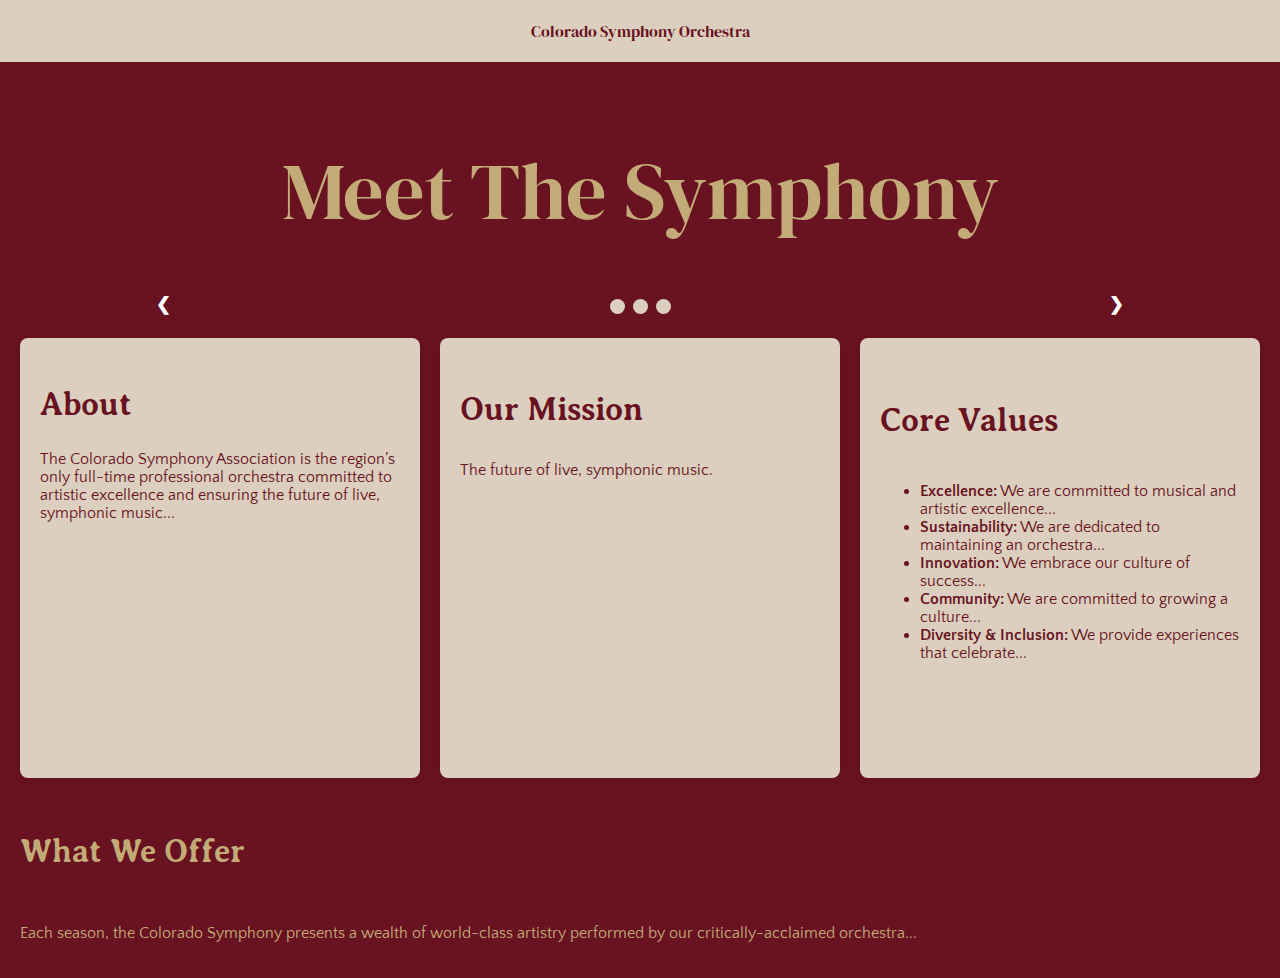
<file: about.html>
<!DOCTYPE html>
<html lang="en">
<head>
    <meta charset="UTF-8">
    <meta name="viewport" content="width=device-width, initial-scale=1.0">
    <title>About</title>
    <link rel="stylesheet" href="/style-about.css">
    <link rel="preconnect" href="https://fonts.googleapis.com">
    <link rel="preconnect" href="https://fonts.gstatic.com" crossorigin>
    <link href="https://fonts.googleapis.com/css2?family=Averia+Serif+Libre:ital,wght@0,300;0,400;0,700;1,300;1,400;1,700&family=DM+Serif+Display:ital@0;1&family=Quattrocento+Sans:ital,wght@0,400;0,700;1,400;1,700&display=swap" rel="stylesheet">
</head>
<body>
    <div class="header">
        Colorado Symphony Orchestra
    </div>
    
    <div class="container">
        <h1>Meet The Symphony</h1>

        <div class="slideshow-container">
            <div class="mySlides fade">
                <div class="numbertext">1 / 3</div>
                <img src="../images/orchestra_1.jpeg" alt="Orchestra performance" style="width:100%">
                <div class="text">About</div>
            </div>
            <div class="mySlides fade">
                <div class="numbertext">2 / 3</div>
                <img src="../images/orchestra_5.jpeg" alt="Person 1" style="width:100%">
                <div class="text">Person 1</div>
            </div>
            <div class="mySlides fade">
                <div class="numbertext">3 / 3</div>
                <img src="../images/orchestra_2.jpeg" alt="Person 2" style="width:100%">
                <div class="text">Person 2</div>
            </div>
            <a class="prev" onclick="plusSlides(-1)">&#10094;</a>
            <a class="next" onclick="plusSlides(1)">&#10095;</a>
        </div>

        <div class="dot-container">
            <span class="dot" onclick="currentSlide(1)"></span>
            <span class="dot" onclick="currentSlide(2)"></span>
            <span class="dot" onclick="currentSlide(3)"></span>
        </div>

        <div class="grid">
            <div class="grid-item about">
                <h2>About</h2>
                <p>The Colorado Symphony Association is the region’s only full-time professional orchestra committed to artistic excellence and ensuring the future of live, symphonic music...</p>
            </div>

            <div class="grid-item mission">
                <h3>Our Mission</h3>
                <p>The future of live, symphonic music.</p>
            </div>

            <div class="grid-item values">
                <h4>Core Values</h4>
                <ul>
                    <li><strong>Excellence:</strong> We are committed to musical and artistic excellence...</li>
                    <li><strong>Sustainability:</strong> We are dedicated to maintaining an orchestra...</li>
                    <li><strong>Innovation:</strong> We embrace our culture of success...</li>
                    <li><strong>Community:</strong> We are committed to growing a culture...</li>
                    <li><strong>Diversity & Inclusion:</strong> We provide experiences that celebrate...</li>
                </ul>
            </div>
        </div>

        <div class="offer">
            <h5>What We Offer</h5>
            <p>Each season, the Colorado Symphony presents a wealth of world-class artistry performed by our critically-acclaimed orchestra...</p>
        </div>
    </div>
</body>
<script src="about.js"></script>
</html>
</file>
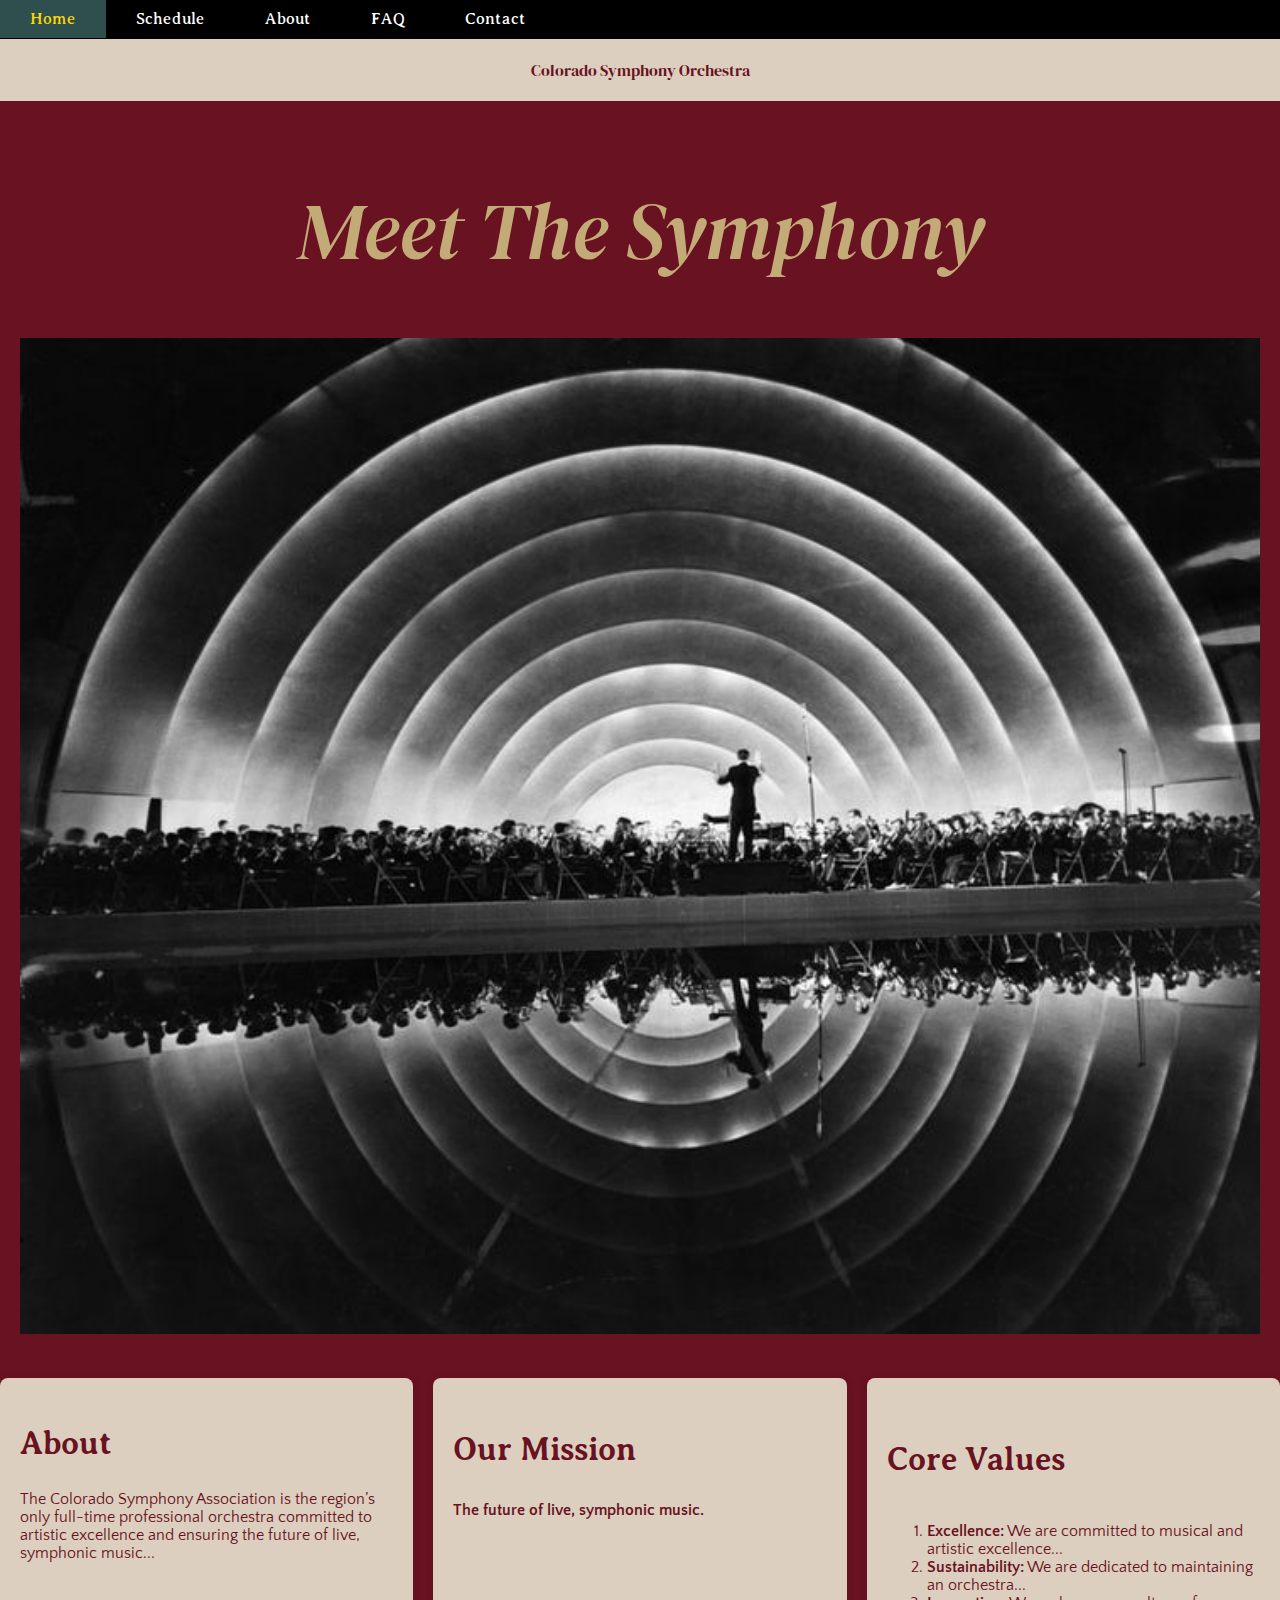
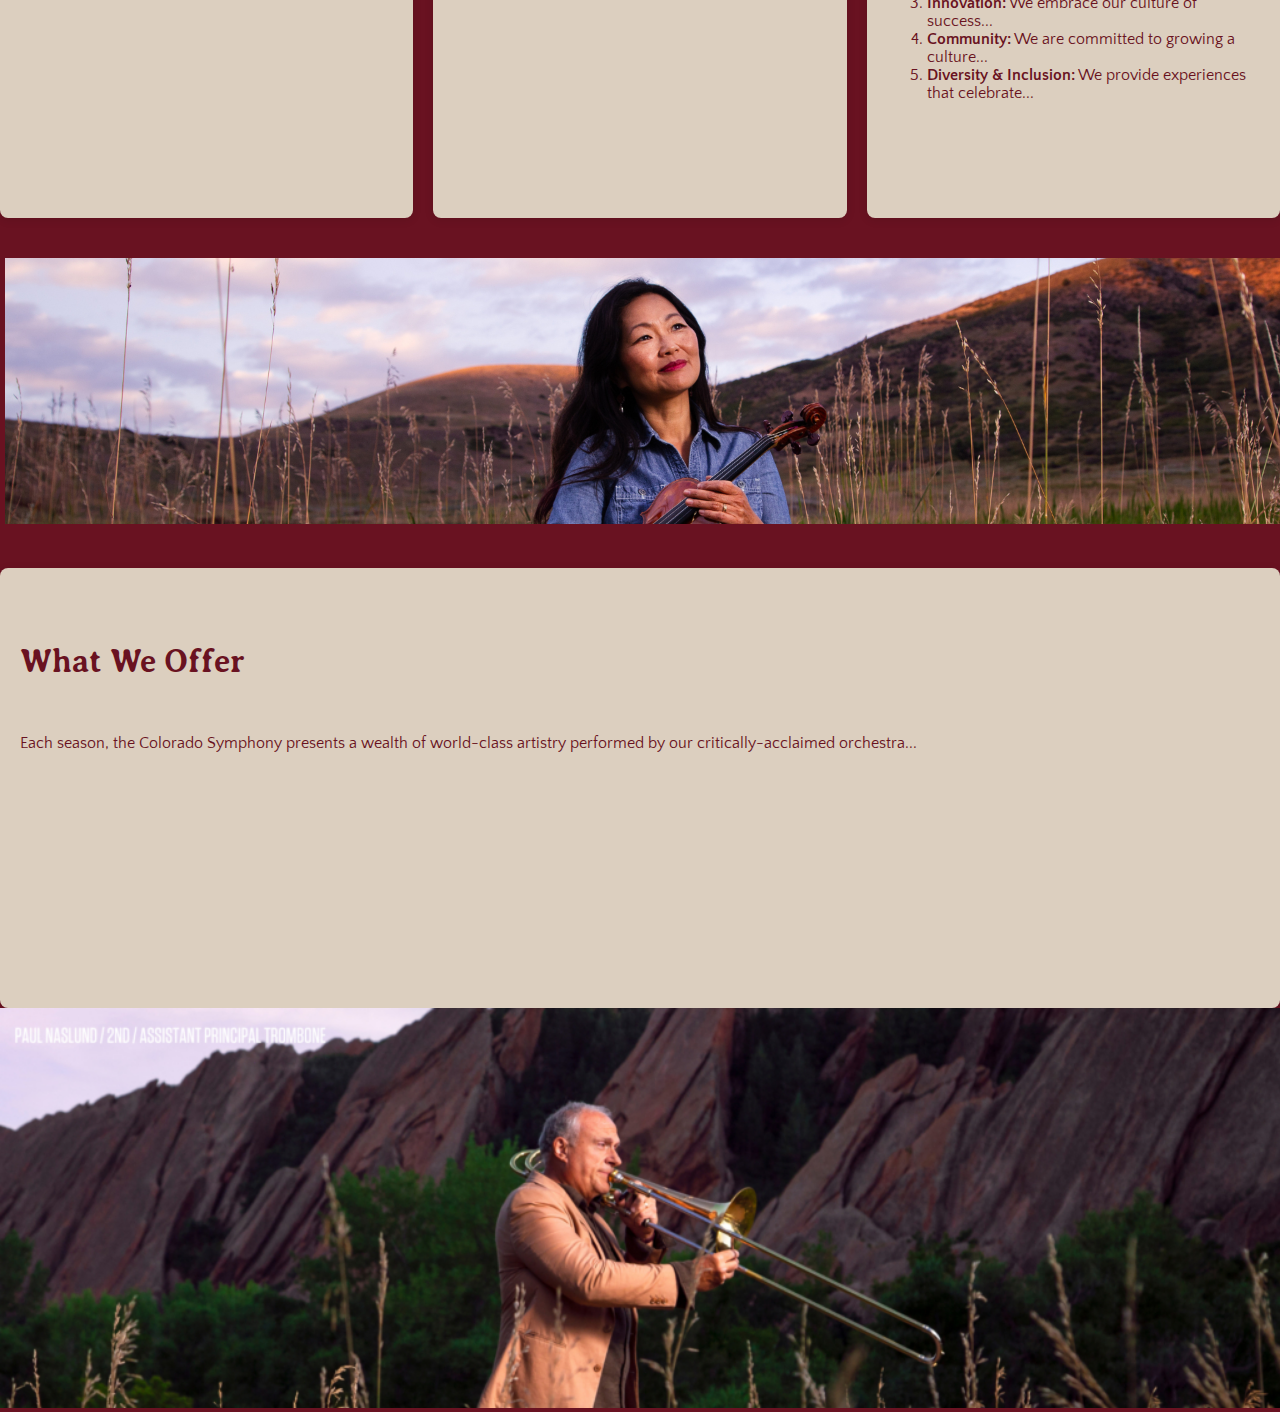
<file: about/about.html>
<!DOCTYPE html>
<html lang="en">
<head>
   <meta charset="UTF-8">
   <meta name="viewport" content="width=device-width, initial-scale=1.0">
   <title>About</title>

   <!--stylesheets-->

   <link rel="stylesheet" href="../about/style-about.css">
   <link rel="stylesheet" href="../common.css">

   <!--three fonts: header,subheader,paragraph-->
   
   <link rel="preconnect" href="https://fonts.googleapis.com">
   <link rel="preconnect" href="https://fonts.gstatic.com" crossorigin>
   <link href="https://fonts.googleapis.com/css2?family=Averia+Serif+Libre:ital,wght@0,300;0,400;0,700;1,300;1,400;1,700&family=DM+Serif+Display:ital@0;1&family=Quattrocento+Sans:ital,wght@0,400;0,700;1,400;1,700&display=swap" rel="stylesheet">
</head>
<body>
    <nav>
        <ul>
            <li><a href="../landing/landing.html">Home</a></li>
            <li><a href="../schedule/schedule.html">Schedule</a></li>
            <li><a href="../about/about.html">About</a></li>
            <li><a href="../faq/faq.html">FAQ</a></li>
            <li><a href="../contact/contact.html">Contact</a></li>
        </ul>
    </nav>
   <div class="header">
       Colorado Symphony Orchestra
   </div>
  
   <div class="container">
       <h1>Meet The Symphony</h1>


      
              <div class="about_img"> <img src="landing.jpeg" alt="Orchestra performance" style="width:100%"></div>
               
           </div>
           


       <div class="grid">
           <div class="grid-item about">
               <h2>About</h2>
               <p>The Colorado Symphony Association is the region’s only full-time professional orchestra committed to artistic excellence and ensuring the future of live, symphonic music...</p>
           </div>


           <div class="grid-item mission">
               <h3>Our Mission</h3>
               <div class="mission"><strong> The future of live, symphonic music.</strong> </div>
           </div>


           <div class="grid-item values">
               <h4>Core Values</h4>
               <ol>
                   <li><strong>Excellence:</strong> We are committed to musical and artistic excellence...</li>
                   <li><strong>Sustainability:</strong> We are dedicated to maintaining an orchestra...</li>
                   <li><strong>Innovation:</strong> We embrace our culture of success...</li>
                   <li><strong>Community:</strong> We are committed to growing a culture...</li>
                   <li><strong>Diversity & Inclusion:</strong> We provide experiences that celebrate...</li>
               </ol>
           </div>
       </div>

       <div class="yumi_img"><img src="Yumi-Jason-Sinn-1920x400-seated.jpg" alt="Yumi Jason Sinn posing with instrument" style="width:100%"></div>
       <div class="grid-item offer">
           <h5>What We Offer</h5>
           <p>Each season, the Colorado Symphony presents a wealth of world-class artistry performed by our critically-acclaimed orchestra...</p>
       </div>
   </div>
   <img src= "paul-naslund-roxborough-1920x600-1-1024x320.jpg" alt="Photo of Paul Naslund playing the trumpet" style="width:100%">
</body>
<script src="../about/about.js"></script>
</html>
</file>
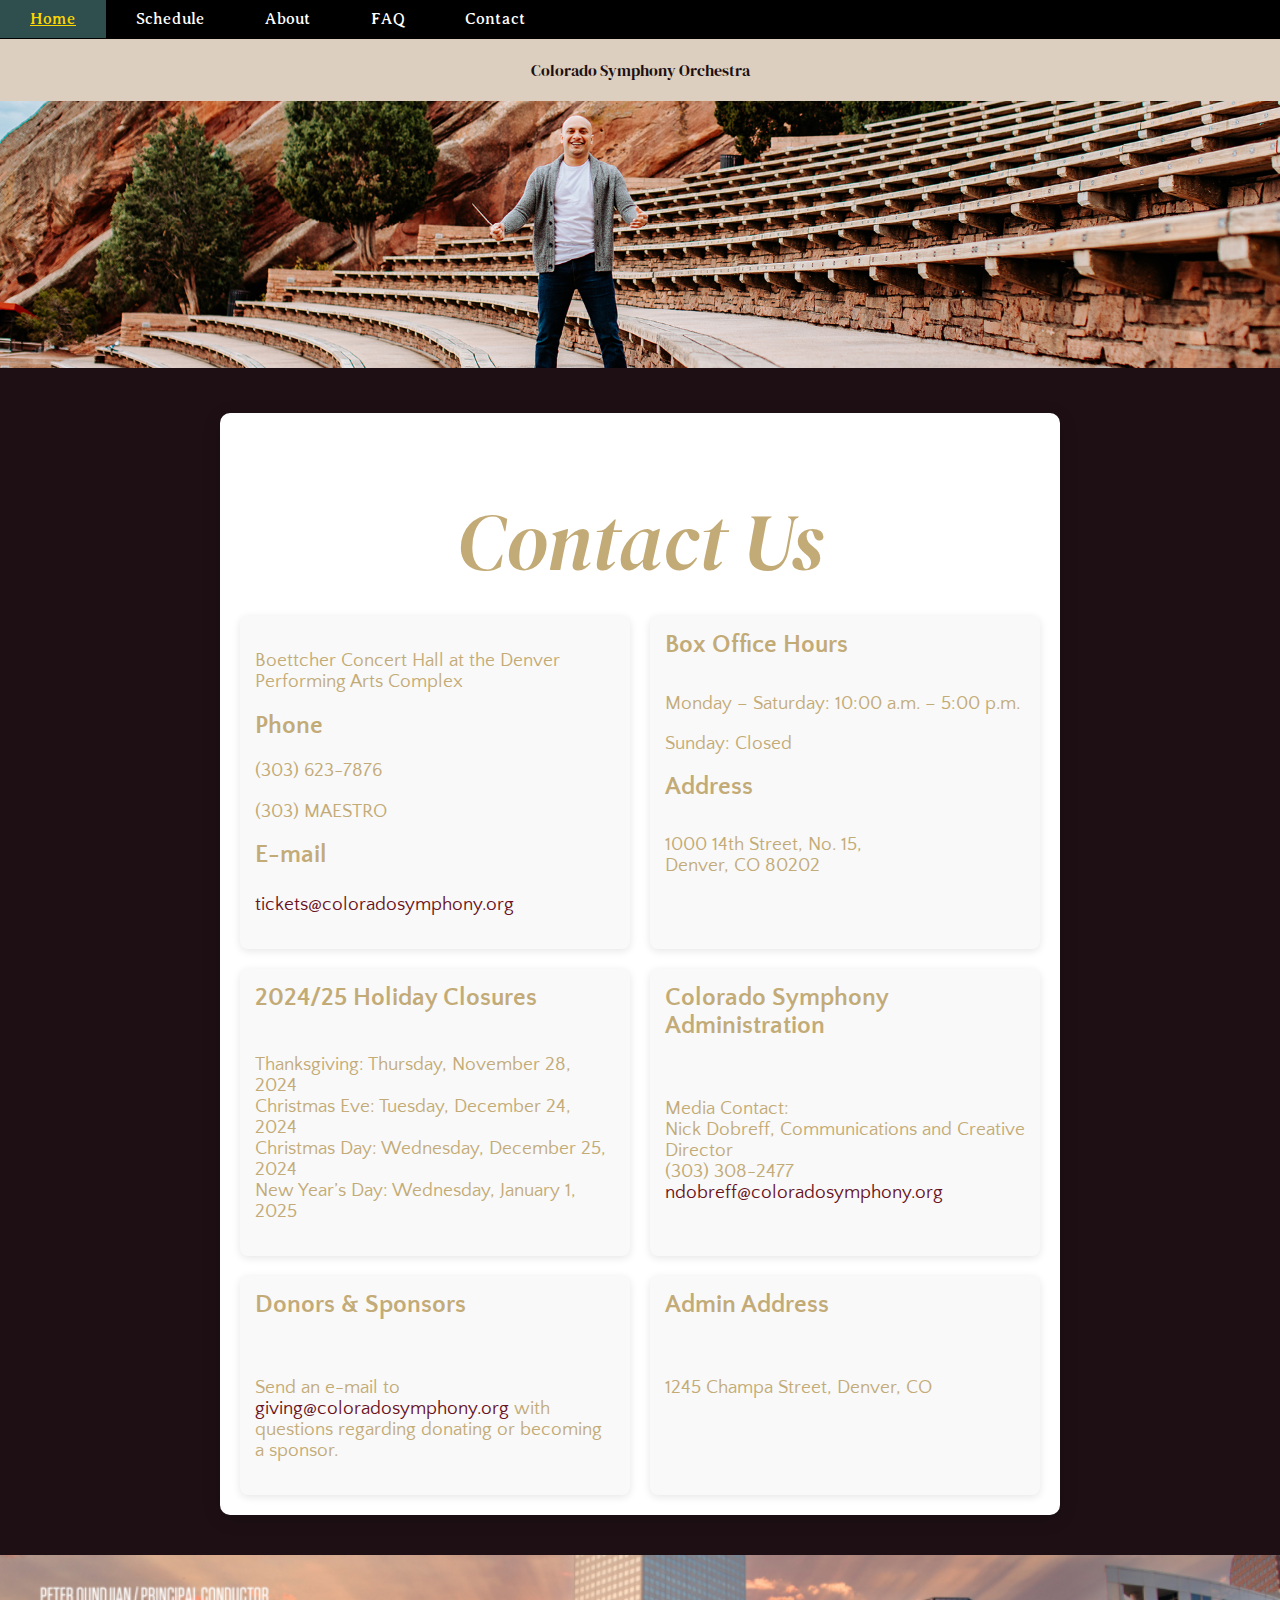
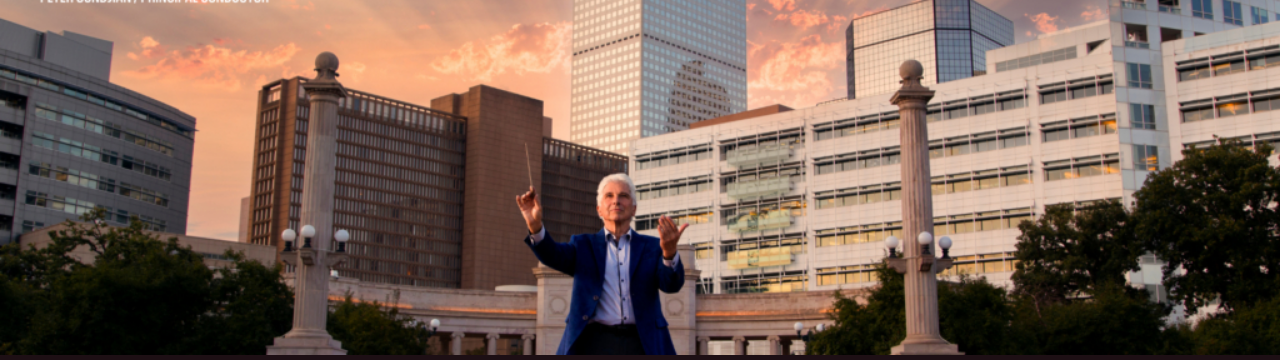
<file: contact/contact.html>
<!DOCTYPE html>
<html lang="en">
<head>
    <meta charset="UTF-8">
    <meta name="viewport" content="width=device-width, initial-scale=1.0">
    <title>Contact</title>

    <!--stylesheers-->

    <link rel="stylesheet" href="../contact/style-contact.css">
    <link rel="stylesheet" href="../common.css">


    <!--fonts-->

    <link rel="preconnect" href="https://fonts.googleapis.com">
    <link rel="preconnect" href="https://fonts.gstatic.com" crossorigin>
    <link href="https://fonts.googleapis.com/css2?family=DM+Serif+Display:ital@0;1&display=swap" rel="stylesheet">
    <link href="https://fonts.googleapis.com/css2?family=Averia+Serif+Libre:ital,wght@0,300;0,400;0,700;1,300;1,400;1,700&family=DM+Serif+Display:ital@0;1&family=Quattrocento+Sans:ital,wght@0,400;0,700;1,400;1,700&display=swap" rel="stylesheet">
</head>
<body>
    <nav>
        <ul>
            <li><a href="../landing/landing.html">Home</a></li>
            <li><a href="../schedule/schedule.html">Schedule</a></li>
            <li><a href="../about/about.html">About</a></li>
            <li><a href="../faq/faq.html">FAQ</a></li>
            <li><a href="../contact/contact.html">Contact</a></li>
        </ul>
    </nav>
    <div class="header">
        Colorado Symphony Orchestra
    </div>
    <img src="FY24-Season-Header-Dragon-1920x400-2.jpg" alt="Photo of man at red rock ampitheathre" style="width:100%">
    <div class="container">
        <h1>Contact Us</h1>

        <div class="grid">
            <div class="contact-info">
                <p>Boettcher Concert Hall at the Denver Performing Arts Complex</p>
                <h2>Phone</h2>
                <p>(303) 623-7876</p>
                <p>(303) MAESTRO</p>

                <h3>E-mail</h3>
                <p><a href="mailto:tickets@coloradosymphony.org">tickets@coloradosymphony.org</a></p>
            </div>

            <div class="box-hours">
                <h4>Box Office Hours</h4>
                <p>Monday – Saturday: 10:00 a.m. – 5:00 p.m.</p>
                <p>Sunday: Closed</p>

                <h4>Address</h4>
                <p>1000 14th Street, No. 15,<br>Denver, CO 80202</p>
            </div>

            <div class="holiday-closures">
                <h5>2024/25 Holiday Closures</h5>
                <p>Thanksgiving: Thursday, November 28, 2024<br>
                Christmas Eve: Tuesday, December 24, 2024<br>
                Christmas Day: Wednesday, December 25, 2024<br>
                New Year’s Day: Wednesday, January 1, 2025</p>
            </div>

            <div class="admin-info">
                <h6>Colorado Symphony Administration</h6>
                <p>Media Contact:<br>
                Nick Dobreff, Communications and Creative Director<br>
                (303) 308-2477<br>
                <a href="mailto:ndobreff@coloradosymphony.org">ndobreff@coloradosymphony.org</a></p>
            </div>

            <div class="donors-sponsors">
                <h6>Donors & Sponsors</h6>
                <p>Send an e-mail to <a href="mailto:giving@coloradosymphony.org">giving@coloradosymphony.org</a> with questions regarding donating or becoming a sponsor.</p>
            </div>

            <div class="admin-address">
                <h6>Admin Address</h6>
                <p>1245 Champa Street, Denver, CO</p>
            </div>
        </div>
    </div>
    <div class="foot_img"> <img src="peter-civic-center-1920x600-1-1024x320.jpg" alt="Photo of Peter conducting at the civic center" style="width:100%"></div>
  
</body>

</html>
</file>
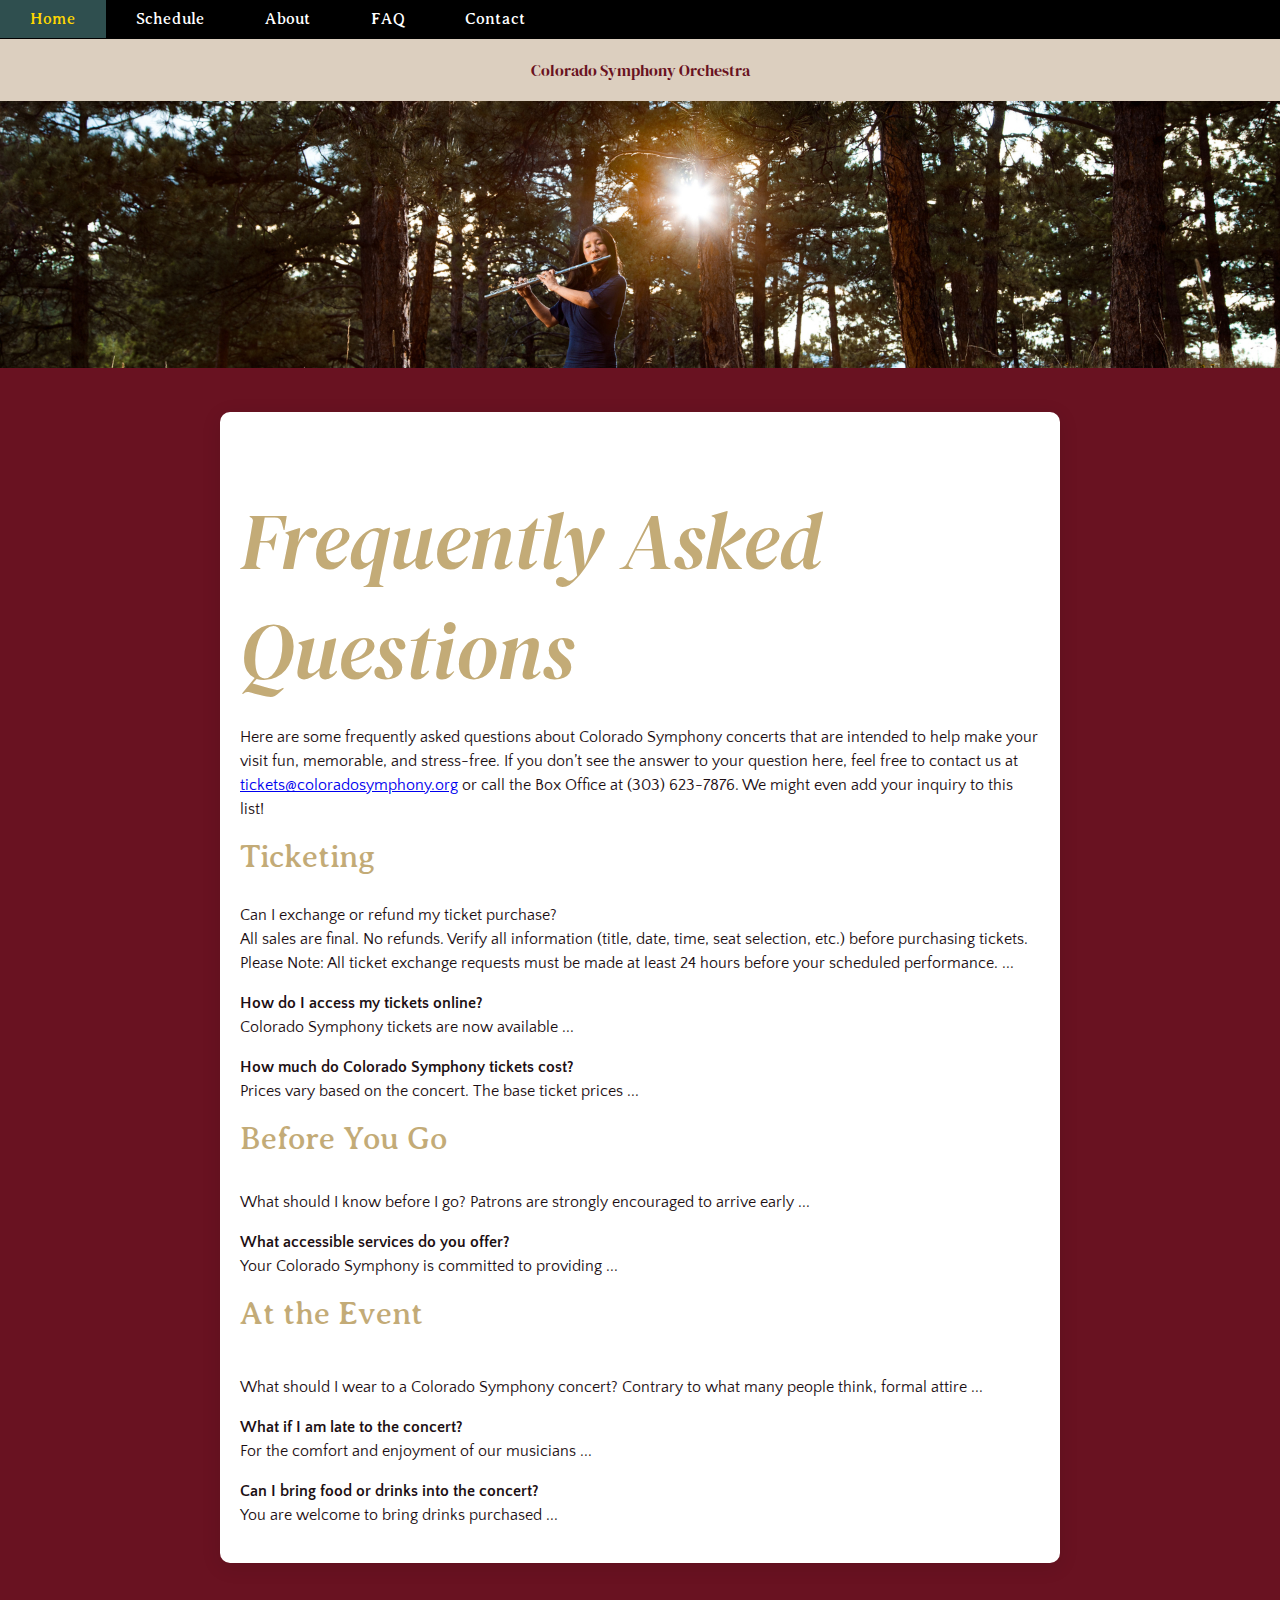
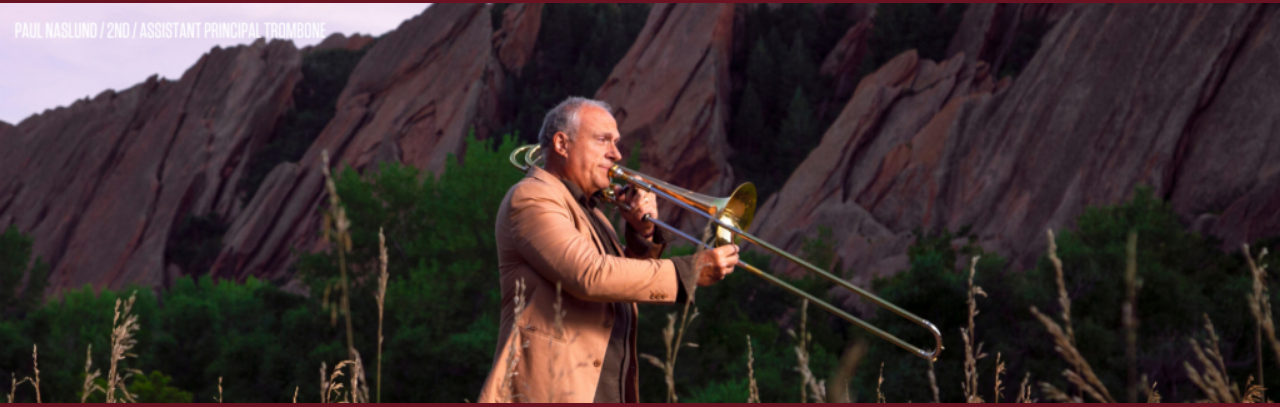
<file: faq/faq.html>
<!DOCTYPE html>
<html lang="en">
<head>
    <meta charset="UTF-8">
    <meta name="viewport" content="width=device-width, initial-scale=1.0">
    <title>FAQ Page</title>
    <!--stylesheets-->
    <link rel="stylesheet" href="../faq/style-faq.css">
    <link rel="stylesheet" href="../common.css">

    <!--fonts-->
    <link rel="preconnect" href="https://fonts.googleapis.com">
    <link rel="preconnect" href="https://fonts.gstatic.com" crossorigin>
    <link href="https://fonts.googleapis.com/css2?family=DM+Serif+Display:ital@0;1&display=swap" rel="stylesheet">
    <link href="https://fonts.googleapis.com/css2?family=Averia+Serif+Libre:ital,wght@0,300;0,400;0,700;1,300;1,400;1,700&family=DM+Serif+Display:ital@0;1&family=Quattrocento+Sans:ital,wght@0,400;0,700;1,400;1,700&display=swap" rel="stylesheet">
   
   
</head>
<body>
    <nav>
        <ul>
            <li><a href="../landing/landing.html">Home</a></li>
            <li><a href="../schedule/schedule.html">Schedule</a></li>
            <li><a href="../about/about.html">About</a></li>
            <li><a href="../faq/faq.html">FAQ</a></li>
            <li><a href="../contact/contact.html">Contact</a></li>
        </ul>
    </nav>
    
    <div class="header">
        Colorado Symphony Orchestra
    </div>
    <img src="Catherine-Jason-Sinn-1920x400-1.jpg" alt="Photo of Catherine Jason Sinn playing the flute" style="width:100%">
    <div class="container">
        <h1>Frequently Asked Questions</h1>
        <p>Here are some frequently asked questions about Colorado Symphony concerts that are intended to help make your visit fun, memorable, and stress-free. If you don’t see the answer to your question here, feel free to contact us at <a href="mailto:tickets@coloradosymphony.org">tickets@coloradosymphony.org</a> or call the Box Office at (303) 623-7876. We might even add your inquiry to this list!</p>

      
        <div class="content ticket">
            <strong><h2>Ticketing</h2></strong>
            <p>Can I exchange or refund my ticket purchase? <br>
            All sales are final. No refunds. Verify all information (title, date, time, seat selection, etc.) before purchasing tickets. Please Note: All ticket exchange requests must be made at least 24 hours before your scheduled performance. ...</p>
            <p><strong>How do I access my tickets online?</strong><br> Colorado Symphony tickets are now available ...</p>
            <p><strong>How much do Colorado Symphony tickets cost?</strong><br> Prices vary based on the concert. The base ticket prices ...</p>
        </div>

        
        <div class="content before">
        <strong><h3>Before You Go</h3></strong>
            <p>What should I know before I go? Patrons are strongly encouraged to arrive early ...</p>
            <p><strong>What accessible services do you offer?</strong><br>Your Colorado Symphony is committed to providing ...</p>
        </div>

        
        <div class="content event">
        <strong><h4>At the Event</h4></strong>
            <p>What should I wear to a Colorado Symphony concert? Contrary to what many people think, formal attire ...</p>
            <p><strong>What if I am late to the concert?</strong><br>For the comfort and enjoyment of our musicians ...</p>
            <p><strong>Can I bring food or drinks into the concert?</strong><br>You are welcome to bring drinks purchased ...</p>
        </div>
    </div>
    <img src="paul-naslund-roxborough-1920x600-1-1024x320.jpg" alt="Photo of Paul Naslund playing the trumpet" style="width:100%">
</body>
</html>
</file>
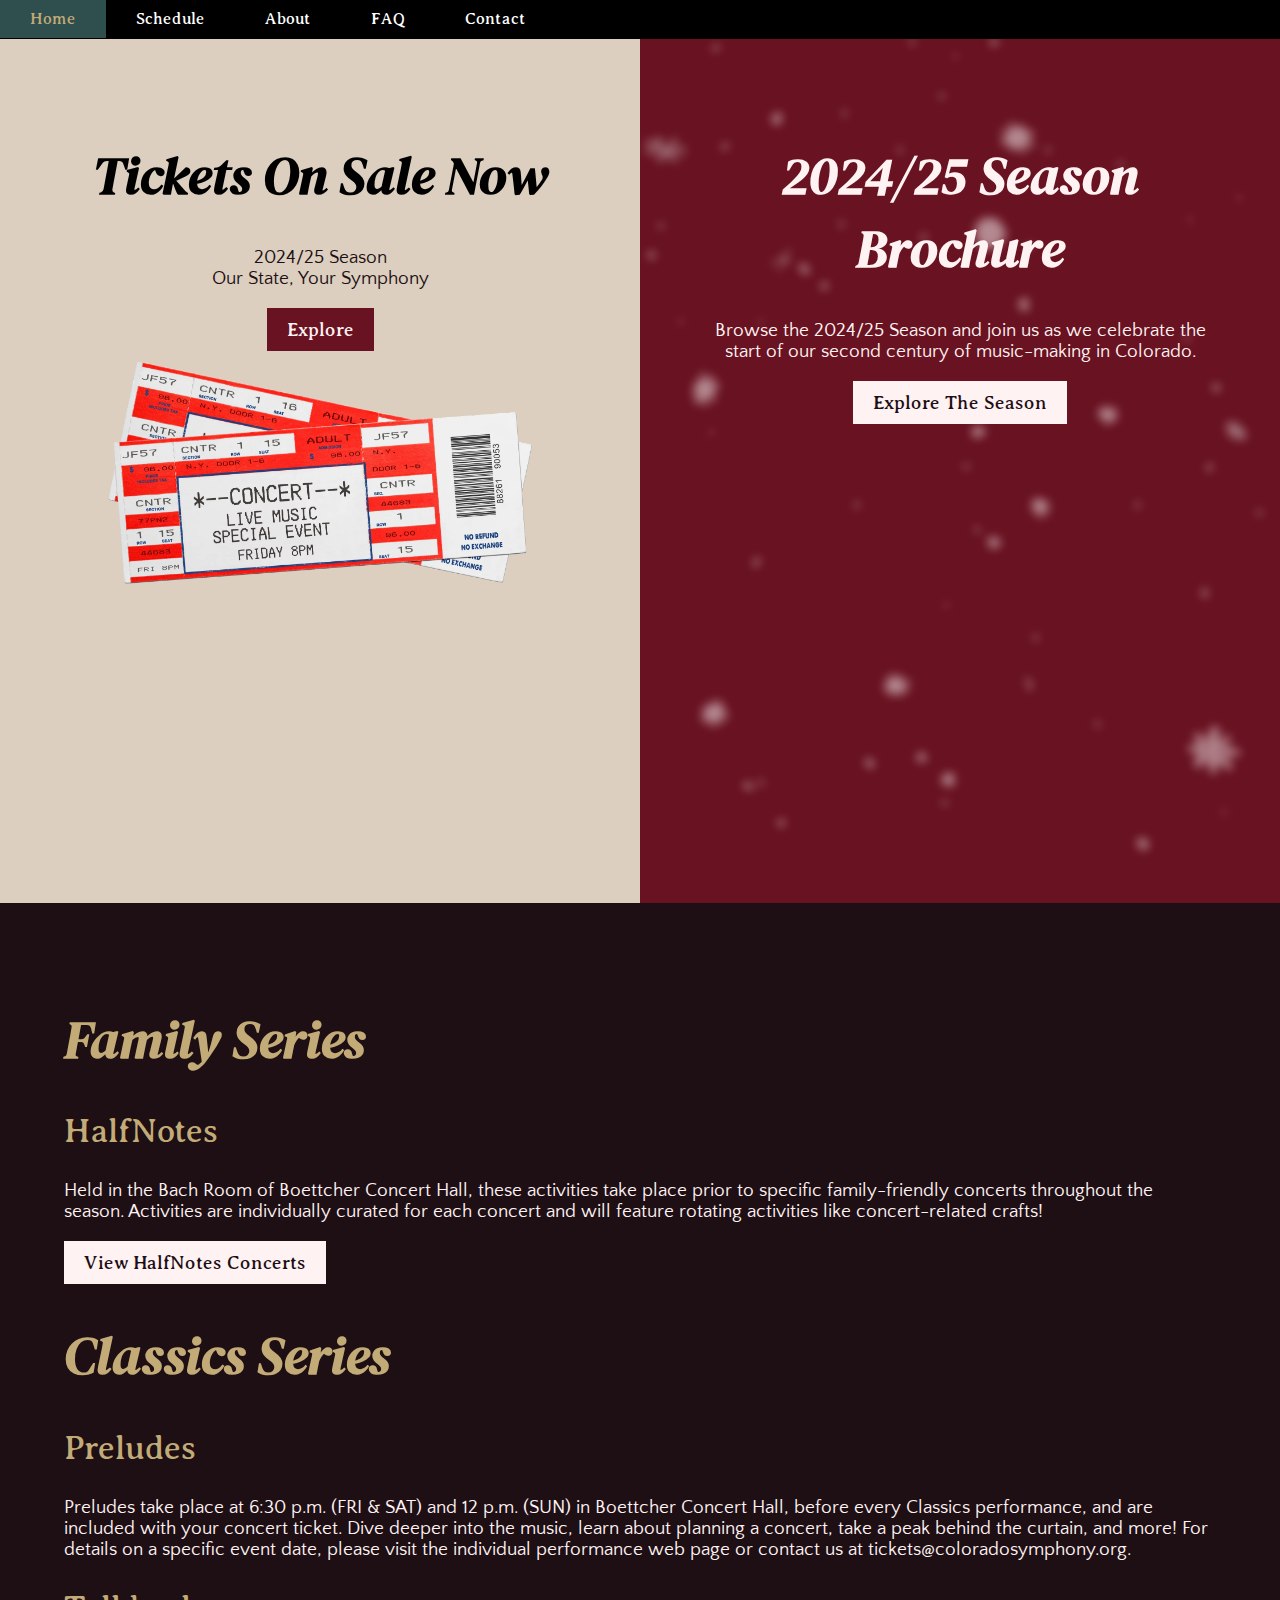
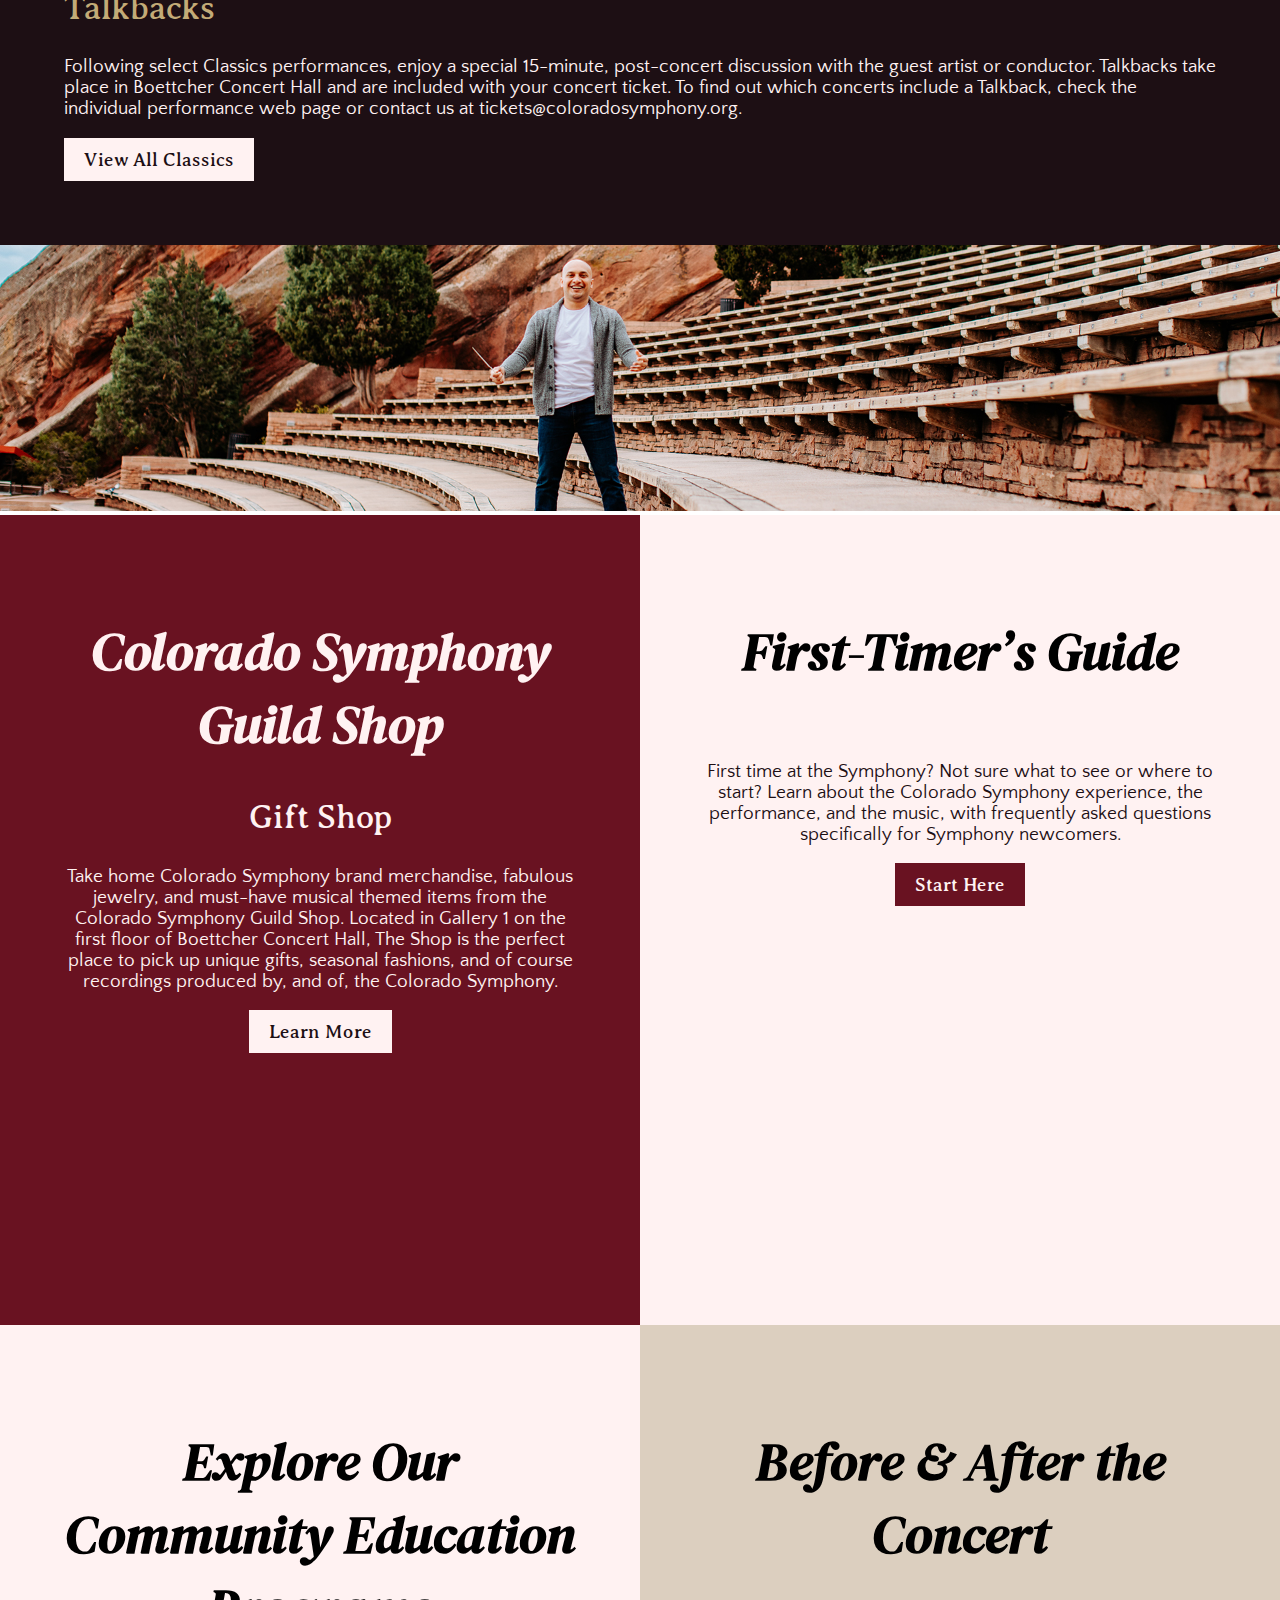
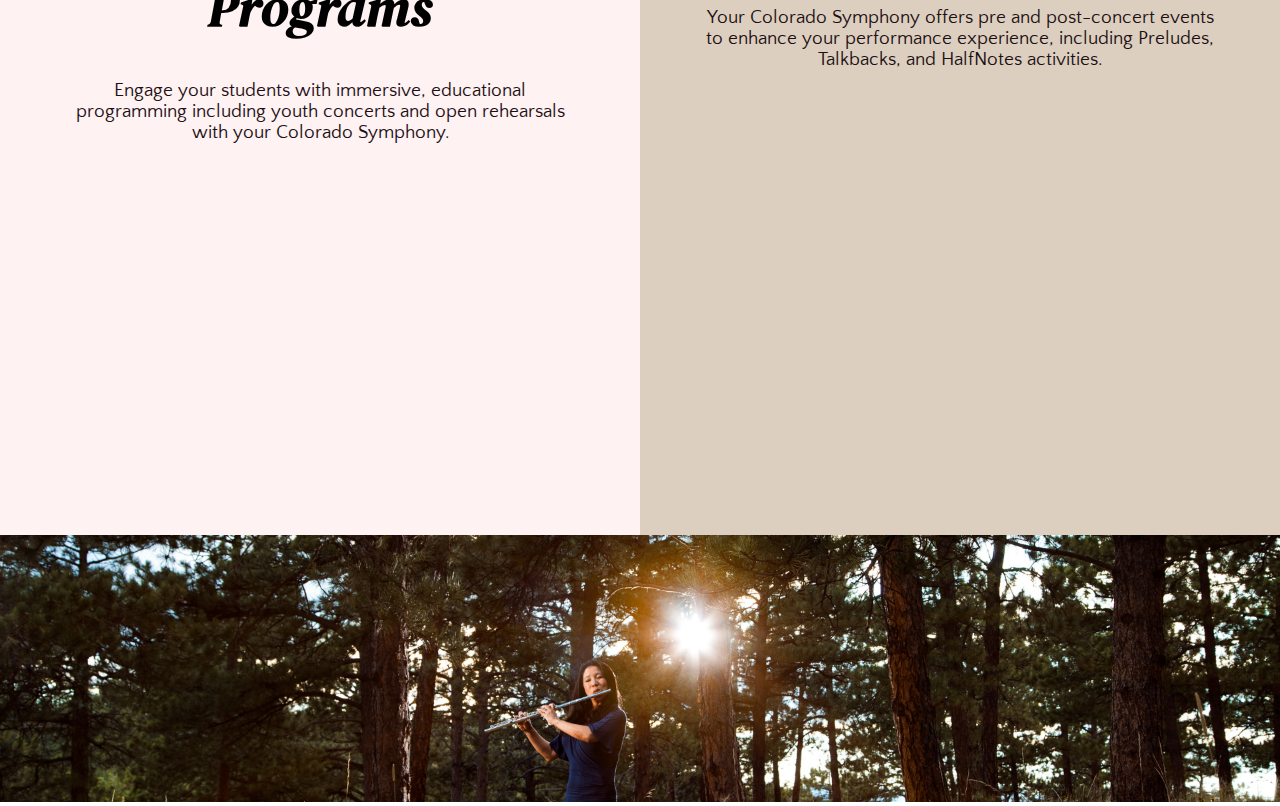
<file: landing/landing.html>
<!DOCTYPE html>
<html lang="en">
<head>
    <meta charset="UTF-8">
    <meta name="viewport" content="width=device-width, initial-scale=1.0">
    <title>Colorado Symphony Orchestra Homepage</title>
    <link rel="stylesheet" href="style-landing.css">

    <!-- Header: DM Serif font-->
    <link rel="preconnect" href="https://fonts.googleapis.com">
    <link rel="preconnect" href="https://fonts.gstatic.com" crossorigin>
    <link href="https://fonts.googleapis.com/css2?family=DM+Serif+Display:ital@0;1&display=swap" rel="stylesheet">
    
    <!-- Subheader: Averia Serif Libre -->
    <link rel="preconnect" href="https://fonts.googleapis.com">
    <link rel="preconnect" href="https://fonts.gstatic.com" crossorigin>
    <link href="https://fonts.googleapis.com/css2?family=Averia+Serif+Libre:ital,wght@0,300;0,400;0,700;1,300;1,400;1,700&family=DM+Serif+Display:ital@0;1&family=Quattrocento+Sans:ital,wght@0,400;0,700;1,400;1,700&display=swap" rel="stylesheet">

    <!-- Paragraph: Quattrocentro-->
    <link rel="preconnect" href="https://fonts.googleapis.com">
    <link rel="preconnect" href="https://fonts.gstatic.com" crossorigin>
    <link href="https://fonts.googleapis.com/css2?family=DM+Serif+Display:ital@0;1&family=Quattrocento+Sans:ital,wght@0,400;0,700;1,400;1,700&display=swap" rel="stylesheet">

</head>

<body>
    
    <nav>
        <ul>
            <li><a href="../landing/landing.html">Home</a></li>
            <li><a href="../schedule/schedule.html">Schedule</a></li>
            <li><a href="../about/about.html">About</a></li>
            <li><a href="../faq/faq.html">FAQ</a></li>
            <li><a href="../contact/contact.html">Contact</a></li>
        </ul>
    </nav>

    <div class="grid">

        <div class="schedule1">
            <h1>Tickets On Sale Now</h1>
            <p class="blacktext">2024/25 Season<br>
            Our State, Your Symphony</p>
            <a href="../schedule/schedule.html"><button class="buttondark">Explore</button></a>
        </div>

        <div class="schedule2">
            <div class="background-blur"></div> <!-- Blur background div -->
            <div class="schedule2wrap">
                <h1 class="whitetext">2024/25 Season Brochure</h1>
                <p>Browse the 2024/25 Season and join us as we celebrate the start of our second century of music-making in Colorado.</p>
                <a href="../schedule/schedule.html"><button class="buttonlight">Explore The Season</button></a>
            </div>
        </div>
        

        <div class="guildshop">
            <h1 class="whitetext">Colorado Symphony<br>Guild Shop</h1>
            <h2 class="whitetext">Gift Shop</h2>
            <p>Take home Colorado Symphony brand merchandise, fabulous jewelry, and must-have musical themed items from the Colorado Symphony Guild Shop. Located in Gallery 1 on the first floor of Boettcher Concert Hall, The Shop is the perfect place to pick up unique gifts, seasonal fashions, and of course recordings produced by, and of, the Colorado Symphony.</p>
            <a href="../about/about.html"><button class="buttonlight">Learn More</button></a>
        </div>

        <div class="faq">
            <h1>First-Timer’s Guide</h1><br>
            <p class="blacktext">First time at the Symphony? Not sure what to see or where to start? Learn about the Colorado Symphony experience, the performance, and the music, with frequently asked questions specifically for Symphony newcomers.</p>
            <a href="../faq/faq.html"><button class="buttondark">Start Here</button></a>
        </div>

        <div class="content">
            <h1 class="rosintext">Family Series</h1>
            <h2 class="rosintext">HalfNotes</h2>
            <p>Held in the Bach Room of Boettcher Concert Hall, these activities take place prior to specific family-friendly concerts throughout the season. Activities are individually curated for each concert and will feature rotating activities like concert-related crafts!</p>
            <a href="../schedule/schedule.html"><button class="buttonlight">View HalfNotes Concerts</button></a>
            
            <h1 class="rosintext">Classics Series</h1>
            <h2 class="rosintext">Preludes</h2>
            <p>Preludes take place at 6:30 p.m. (FRI & SAT) and 12 p.m. (SUN) in Boettcher Concert Hall, before every Classics performance, and are included with your concert ticket. Dive deeper into the music, learn about planning a concert, take a peak behind the curtain, and more! For details on a specific event date, please visit the individual performance web page or contact us at tickets@coloradosymphony.org.</p>
            
            <h2 class="rosintext">Talkbacks</h2>
            <p>Following select Classics performances, enjoy a special 15-minute, post-concert discussion with the guest artist or conductor. Talkbacks take place in Boettcher Concert Hall and are included with your concert ticket. To find out which concerts include a Talkback, check the individual performance web page or contact us at tickets@coloradosymphony.org.</p>
                <a href="../schedule/schedule.html"><button class="buttonlight">View All Classics</button></a>
        </div>

        <div class="communityed">
            <h1>Explore Our Community Education Programs</h1>
            <p class="blacktext">Engage your students with immersive, educational programming including youth concerts and open rehearsals with your Colorado Symphony.</p>
        </div>

        <div class="beforeafter">
            <h1>Before & After the Concert</h1>
            <p class="blacktext">Your Colorado Symphony offers pre and post-concert events to enhance your performance experience, including Preludes, Talkbacks, and HalfNotes activities.</p>
        </div>

        <div class="rockspic">
            <img src="FY24-Season-Header-Dragon-1920x400-2.jpg" id="conductpic" alt="conductor waiving baton while standing at Red Rocks">
        </div> 

    </div>

    <div class="natureflute">
        <img src="Catherine-Jason-Sinn-1920x400-1.jpg" id="flutepic" alt="Catherine Sinn playing flute in the forest">
    </div> 

</body>
</html>
</file>
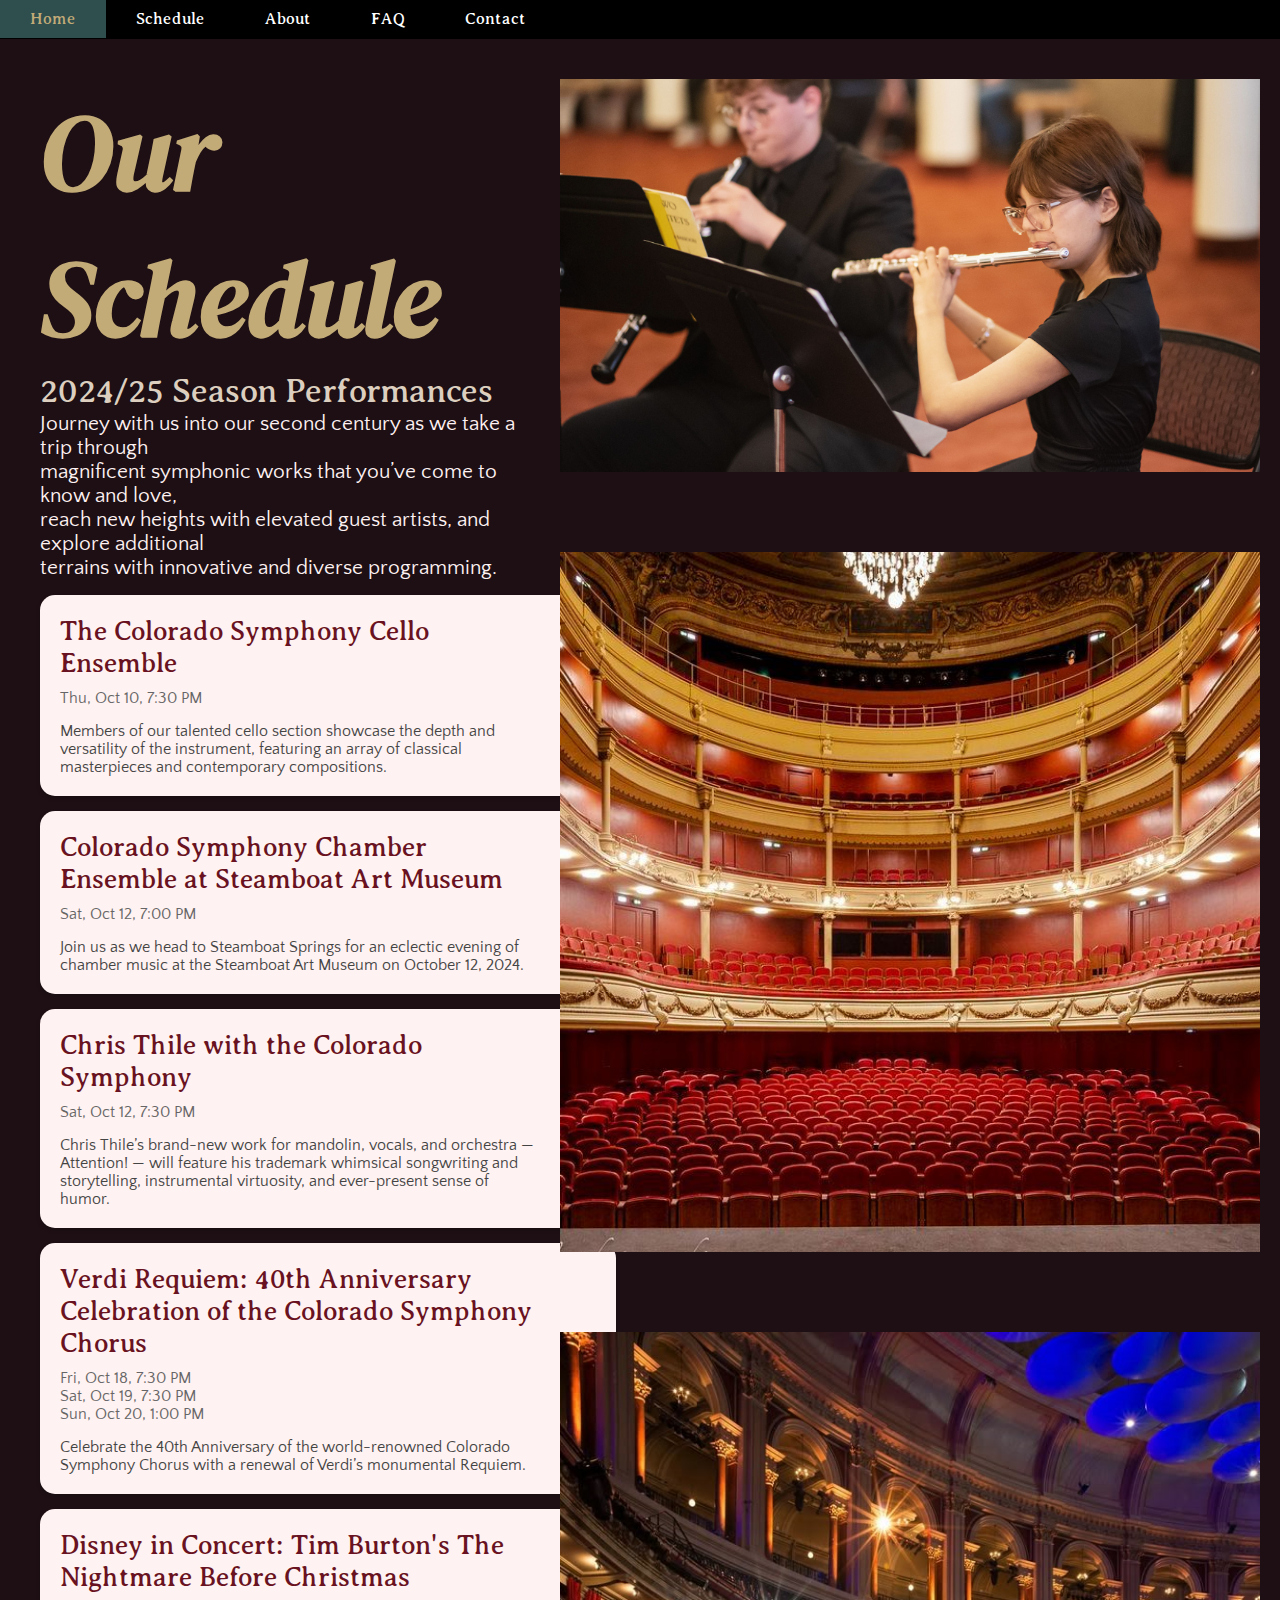
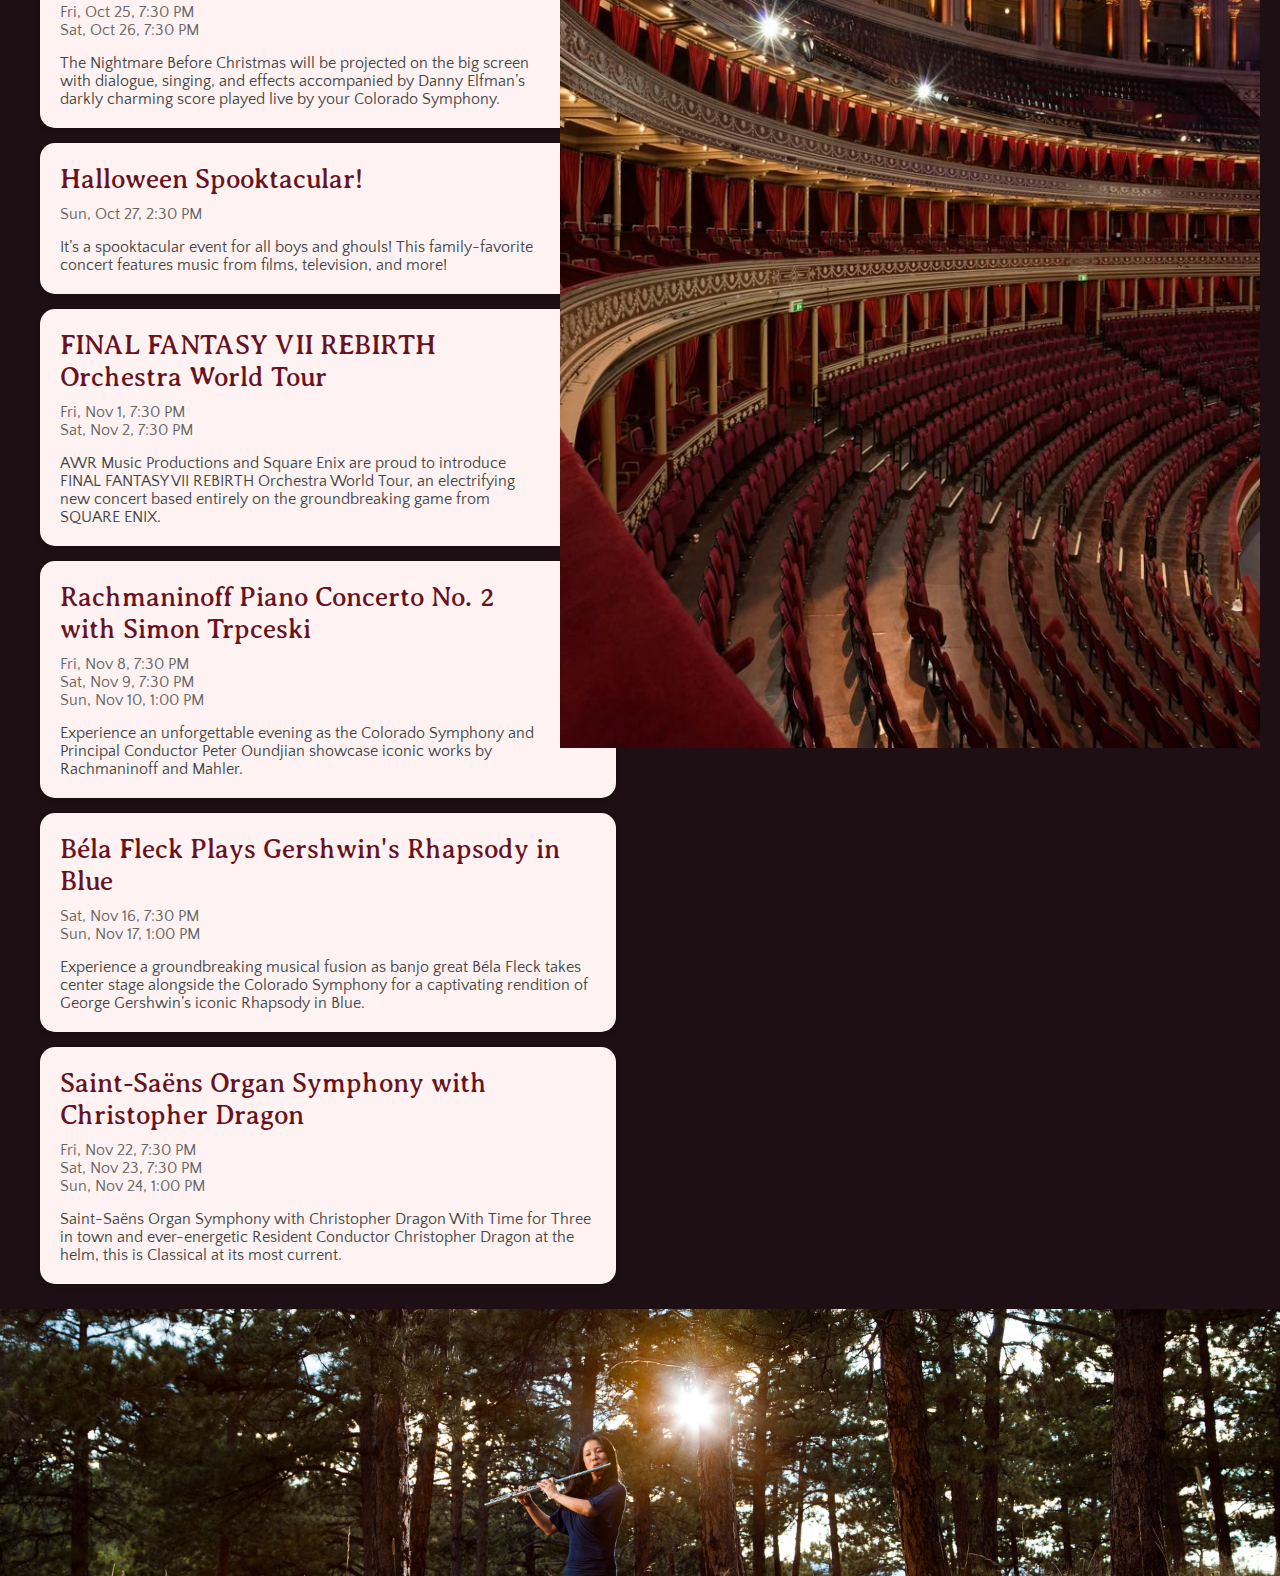
<file: schedule/schedule.html>
<!DOCTYPE html>
<html lang="en">
<head>
    <meta charset="UTF-8">
    <meta name="viewport" content="width=device-width, initial-scale=1.0">
    <title>Schedule</title>
    <link rel="stylesheet" href="../schedule/style-schedule.css">

    <!-- Header: DM Serif font-->
    <link rel="preconnect" href="https://fonts.googleapis.com">
    <link rel="preconnect" href="https://fonts.gstatic.com" crossorigin>
    <link href="https://fonts.googleapis.com/css2?family=DM+Serif+Display:ital@0;1&display=swap" rel="stylesheet">
    
    <!-- Subheader: Averia Serif Libre -->
    <link rel="preconnect" href="https://fonts.googleapis.com">
    <link rel="preconnect" href="https://fonts.gstatic.com" crossorigin>
    <link href="https://fonts.googleapis.com/css2?family=Averia+Serif+Libre:ital,wght@0,300;0,400;0,700;1,300;1,400;1,700&family=DM+Serif+Display:ital@0;1&family=Quattrocento+Sans:ital,wght@0,400;0,700;1,400;1,700&display=swap" rel="stylesheet">

    <!-- Paragraph: Quattrocentro-->
    <link rel="preconnect" href="https://fonts.googleapis.com">
    <link rel="preconnect" href="https://fonts.gstatic.com" crossorigin>
    <link href="https://fonts.googleapis.com/css2?family=DM+Serif+Display:ital@0;1&family=Quattrocento+Sans:ital,wght@0,400;0,700;1,400;1,700&display=swap" rel="stylesheet">
</head>
<body>
    
    <nav>
        <ul>
            <li><a href="../landing/landing.html">Home</a></li>
            <li><a href="../schedule/schedule.html">Schedule</a></li>
            <li><a href="../about/about.html">About</a></li>
            <li><a href="../faq/faq.html">FAQ</a></li>
            <li><a href="../contact/contact.html">Contact</a></li>
        </ul>
    </nav>

    <div class="image_container">
        <img src="req_square.jpg" alt="Flutist during a live performance">
        <img src="schedule_1.jpeg" alt="One of our many lovely venues">
        <img src="schedule_2.jpeg" alt="One of our many lovely venues">
    </div>

    <h1>Our Schedule</h1>

    <h2>2024/25 Season Performances</h2>

    <h3>Journey with us into our second century as we take a trip through <br> 
        magnificent symphonic works that you’ve come to know and love, <br>
        reach new heights with elevated guest artists, and explore additional <br>
        terrains with innovative and diverse programming.</h3>

    <div class="event-container">
        <div class="event-box">
            <div class="event-title">The Colorado Symphony Cello Ensemble</div>
            <div class="event-date">Thu, Oct 10, 7:30 PM</div>
            <div class="event-description">Members of our talented cello section showcase the depth and versatility of the instrument, featuring an array of classical masterpieces and contemporary compositions.</div>
        </div>
        <div class="event-box">
            <div class="event-title">Colorado Symphony Chamber Ensemble at Steamboat Art Museum</div>
            <div class="event-date">Sat, Oct 12, 7:00 PM</div>
            <div class="event-description">Join us as we head to Steamboat Springs for an eclectic evening of chamber music at the Steamboat Art Museum on October 12, 2024.</div>
        </div>
        <div class="event-box">
            <div class="event-title">Chris Thile with the Colorado Symphony</div>
            <div class="event-date">Sat, Oct 12, 7:30 PM</div>
            <div class="event-description">Chris Thile’s brand-new work for mandolin, vocals, and orchestra — Attention! — will feature his trademark whimsical songwriting and storytelling, instrumental virtuosity, and ever-present sense of humor.</div>
        </div>
        <div class="event-box">
            <div class="event-title">Verdi Requiem: 40th Anniversary Celebration of the Colorado Symphony Chorus</div>
            <div class="event-date">Fri, Oct 18, 7:30 PM<br>Sat, Oct 19, 7:30 PM<br>Sun, Oct 20, 1:00 PM</div>
            <div class="event-description">Celebrate the 40th Anniversary of the world-renowned Colorado Symphony Chorus with a renewal of Verdi’s monumental Requiem.</div>
        </div>
        <div class="event-box">
            <div class="event-title">Disney in Concert: Tim Burton's The Nightmare Before Christmas</div>
            <div class="event-date">Fri, Oct 25, 7:30 PM<br>Sat, Oct 26, 7:30 PM</div>
            <div class="event-description">The Nightmare Before Christmas will be projected on the big screen with dialogue, singing, and effects accompanied by Danny Elfman’s darkly charming score played live by your Colorado Symphony.</div>
        </div>
        <div class="event-box">
            <div class="event-title">Halloween Spooktacular!</div>
            <div class="event-date">Sun, Oct 27, 2:30 PM</div>
            <div class="event-description">It’s a spooktacular event for all boys and ghouls! This family-favorite concert features music from films, television, and more!</div>
        </div>
        <div class="event-box">
            <div class="event-title">FINAL FANTASY VII REBIRTH Orchestra World Tour</div>
            <div class="event-date">Fri, Nov 1, 7:30 PM<br>Sat, Nov 2, 7:30 PM</div>
            <div class="event-description">AWR Music Productions and Square Enix are proud to introduce FINAL FANTASY VII REBIRTH Orchestra World Tour, an electrifying new concert based entirely on the groundbreaking game from SQUARE ENIX.</div>
        </div>
        <div class="event-box">
            <div class="event-title">Rachmaninoff Piano Concerto No. 2 with Simon Trpceski</div>
            <div class="event-date">Fri, Nov 8, 7:30 PM<br>Sat, Nov 9, 7:30 PM<br>Sun, Nov 10, 1:00 PM</div>
            <div class="event-description">Experience an unforgettable evening as the Colorado Symphony and Principal Conductor Peter Oundjian showcase iconic works by Rachmaninoff and Mahler.</div>
        </div>
        <div class="event-box">
            <div class="event-title">Béla Fleck Plays Gershwin's Rhapsody in Blue</div>
            <div class="event-date">Sat, Nov 16, 7:30 PM<br>Sun, Nov 17, 1:00 PM</div>
            <div class="event-description">Experience a groundbreaking musical fusion as banjo great Béla Fleck takes center stage alongside the Colorado Symphony for a captivating rendition of George Gershwin’s iconic Rhapsody in Blue.</div>
        </div>
        <div class="event-box">
            <div class="event-title">Saint-Saëns Organ Symphony with Christopher Dragon</div>
            <div class="event-date">Fri, Nov 22, 7:30 PM<br>Sat, Nov 23, 7:30 PM<br>Sun, Nov 24, 1:00 PM</div>
            <div class="event-description">Saint-Saëns Organ Symphony with Christopher Dragon With Time for Three in town and ever-energetic Resident Conductor Christopher Dragon at the helm, this is Classical at its most current.</div>
        </div>

        <div class="footer">
            <img src="req_banner.jpg" alt="One of our Flutists">
        </div>

</body>
</html>
</file>
<file: style-about.css>
h1 {
    font-family: "DM Serif Display", serif;
    font-weight: 400;
    font-style: normal;
    font-size: 60pt;
  }
  body {
    color: #C3AB77;
    background-color: #691221;
    font-family: "Quattrocento Sans", serif;
    margin: 0;
    padding: 0;
}

.header {
    color: #691221;
    background-color: #DCCFBF;
    text-align: center;
    padding: 20px;
    font-family: "DM Serif Display", serif;
}

.container {
    padding: 20px;
}

h1 {
    font-size: 60pt;
    text-align: center;
}

.grid {
    display: grid;
    grid-template-columns: repeat(auto-fit, minmax(250px, 1fr));
    gap: 20px;
    margin-top: 20px;
}

.grid-item {
    color:#691221;
    background-color: #DCCFBF;
    padding: 20px; /* Increased padding */
    border-radius: 8px;
    box-shadow: 0 2px 10px rgba(0, 0, 0, 0.1);
    min-height: 400px; /* Set a minimum height */
}

h2, h3, h4, h5 {
    font-family: "Averia Serif Libre", serif;
    font-size: xx-large;
}

.dot-container {
    text-align: center;
    margin: 15px 0;
}

.slideshow-container {
    max-width: 1000px;
    position: relative;
    margin: auto;
}

.mySlides {
    display: none;
}

.prev, .next {
    cursor: pointer;
    position: absolute;
    top: 50%;
    width: auto;
    margin-top: -22px;
    padding: 16px;
    color: white;
    font-weight: bold;
    font-size: 18px;
    transition: 0.6s ease;
    border-radius: 3px;
    user-select: none;
}

.next {
    right: 0;
}

.prev:hover, .next:hover {
    background-color: rgba(0,0,0,0.8);
}

.text {
    color: #f2f2f2;
    font-size: 15px;
    padding: 8px 12px;
    position: absolute;
    bottom: 8px;
    width: 100%;
    text-align: center;
    font-family: "Averia Serif Libre", serif;
}

.dot {
    cursor: pointer;
    height: 15px;
    width: 15px;
    margin: 0 2px;
    background-color: #DCCFBF;
    border-radius: 50%;
    display: inline-block;
    transition: background-color 0.6s ease;
}

.active, .dot:hover {
    background-color: #717171;
}

.fade {
    animation-name: fade;
    animation-duration: 1.5s;
}

@keyframes fade {
    from {opacity: .4}
    to {opacity: 1}
}

@media screen and (max-width: 600px) {
    h1 {
        font-size: 40pt;
    }
}
</file>
<file: about/style-about.css>
nav{
    font-family: "Averia Serif Libre", serif;
}
  body {
    color: #C3AB77;
    background-color: #691221;
    font-family: "Quattrocento Sans", serif;
    margin: 0;
    padding: 0;
 }
 
 
 .header {
    color: #691221;
    background-color: #DCCFBF;
    text-align: center;
    padding: 20px;
    font-family: "DM Serif Display", serif;
 }
 
 
 .container {
    padding: 20px;
 }
 
 
 h1 {
   
    font-size: 80pt;
    text-align: center;
    font-style: italic !important;
 }
 
 
 .grid {
    display: grid;
    grid-template-columns: repeat(auto-fit, minmax(250px, 1fr));
    gap: 20px;
    margin-top: 20px;
 }
 
 
 .grid-item {
    color:#691221;
    background-color: #DCCFBF;
    padding: 20px; 
    border-radius: 8px;
    box-shadow: 0 2px 10px rgba(0, 0, 0, 0.1);
    min-height: 400px; 
 }
 
 
 h2, h3, h4, h5 {
    font-family: "Averia Serif Libre", serif;
    font-size: xx-large;
 }
 
 
 
 .text {
    color: #f2f2f2;
    font-size: 15px;
    padding: 8px 12px;
    position: absolute;
    bottom: 8px;
    width: 100%;
    text-align: center;
    font-family: "Averia Serif Libre", serif;
 }
 
 

 .foot_img{
    padding: 20px;
    margin-top: 40px;
    margin-bottom: 40px;
 }
 

 
 

 .about_img{
    
    width: 100%;
    height: auto;
    object-fit: cover;
   
    
 }
 
 @keyframes fade {
    from {opacity: .4}
    to {opacity: 1}
 }
 
 @media screen and (max-width: 400px){
    ul{
         flex-direction: column;
     }
     li{
         width: 100vs;
         padding: 10px 30px;
     }
 }
 .yumi_img{
    width: 100%;
    height: auto;
    margin: 5px;
    margin-top: 40px;
    margin-bottom: 40px;

 }
</file>
<file: common.css>
nav{
    max-width: 100%;
}
ul{
    list-style: none;   
    display:flex;
    background-color: black;
    margin: 0;
    padding: 10px 0px;
    max-width: 100%;
}

li a{
    text-decoration: none; 
    padding: 10px 30px;
    color: white;
    transition: color 1s;
}

li a:hover{
    background-color: darkslategrey;
    color:gold;
}

li a:active{
    background-color: white;
    color: black;}h1 {
    font-family: "DM Serif Display", serif;
    font-weight: 400;
    font-style: normal;
    font-size: 60pt;
  }
</file>
<file: contact/style-contact.css>
nav{
    font-family: "Averia Serif Libre", serif;
    font-weight: 400;
    font-style: normal;
    font-size: 12pt;
}
.header {
    color: #1D0F14;
    background-color: #DCCFBF;
    text-align: center;
    padding: 20px;
    font-size: medium;
    font-family: "DM Serif Display", serif;
}

body {
    color: #C3AB77;
    background-color: #1D0F14;
    font-family: "Quattrocento Sans", serif;
    margin: 0;
    /*padding: 20px;*/
    font-size: larger;
}

.container {
    max-width: 800px;
    margin: auto;
    margin-top: 40px;
    background-color: white;
    border-radius: 10px;
    box-shadow: 0 4px 20px rgba(0, 0, 0, 0.1);
    padding: 20px;
    margin-bottom: 40px;
}

h1 {
    
    font-family: "DM Serif Display", serif;
    font-style: italic !important;
    font-size: 60pt;
    text-align: center;
    margin-bottom: 20px;
}

.grid {
    display: grid;
    grid-template-columns: 1fr 1fr; 
    gap: 20px;
}

.contact-info,
.box-hours,
.holiday-closures,
.admin-info,
.donors-sponsors,
.admin-address {
    background-color: #f9f9f9;
    padding: 15px;
    border-radius: 8px;
    box-shadow: 0 2px 8px rgba(0, 0, 0, 0.1);
    
}

h2, h3, h4, h5, h6 {
    margin-top: 0;
    font-size: 25px;

}

a {
    color: #691221;
    text-decoration: none;
}

a:hover {
    text-decoration: underline;

}
.mission{
    font-size: 40pt;
}

@media screen and (max-width: 400px){
    ul{
         flex-direction: column;
     }
     li{
         width: 100vs;
         padding: 10px 30px;
     }
     .grid {
        grid-template-columns: 1fr;
     }
 }
</file>
<file: faq/style-faq.css>
nav{
  font-family: "Averia Serif Libre", serif;
}
body {
  color: #1D0F14;
  background-color: #691221;
  margin:0;
}

.header {
  color: #691221;
  background-color: #DCCFBF;
  text-align: center;
  padding: 20px;
  font-family: "DM Serif Display", serif;
  max-width: 100%; 
  position: relative; 
}

.container {
  
  max-width: 800px;
  margin: 40px auto; 
  padding: 20px;
  background-color: white;
  border-radius: 10px;
  box-shadow: 0 4px 20px rgba(0, 0, 0, 0.1);
}

h1 {
  font-family: "DM Serif Display", serif;
  font-weight: 400;
  font-style: italic !important;
  font-size: 45pt;
  margin-bottom: 20px;
  color: #C3AB77;
}

h2, h3, h4 {
  font-family: "Averia Serif Libre";
  font-weight: 400;
  font-size: 2em;
  margin-top: 15px;
  color: #C3AB77;
}

p {
  font-family: "Quattrocento Sans", serif;
  line-height: 1.5;
}




@media screen and (max-width: 400px){
  ul{
       flex-direction: column;
   }
   li{
       width: 100vs;
       padding: 10px 30px;
   }
   .grid {
      grid-template-columns: 1fr;
   }
}
</file>
<file: landing/style-landing.css>
body{
    margin: 0;
}

ul{
    list-style: none;   /* get rid of bullet */
    display:flex;
    background-color: black;
    margin: 0;
    padding: 10px 0px;
    font-family: "Averia Serif Libre", serif;
    font-weight: 400;
    font-style: normal;
    font-size: 12pt;
}

li a{
    text-decoration: none; /* get rid of underline*/
    padding: 10px 30px;
    color: white;
    transition: color 1s;
}

li a:hover{
    background-color: darkslategrey;
    color:#C3AB77;
}

li a:active{
    background-color: white;
    color: black;
}

@media screen and (max-width: 800px){
   ul{
        flex-direction: column;
    }
    li{
        width: 100vs;
        padding: 10px 30px;
    }
}

/* FONTS */
h1 {
    font-family: "DM Serif Display", serif;
    font-weight: 600;
    font-style: italic;
    font-size: 40pt;
  }

  h2, h3, h4, h5 {
    font-family: "Averia Serif Libre", serif;
    font-weight: 400;
    font-style: normal;
    font-size: 25pt;
  }

  p {
    font-family: "Quattrocento Sans", sans-serif;
    font-weight: 400;
    font-style: normal;
    Color: #FFF2F2;
    font-size: 14pt;
  }


.grid {
    display: grid;
    grid-template-columns: 50vw 50vw;
    grid-template-rows: 96vh auto auto 90vh 90vh auto;
    grid-template-areas:
        "schedule1 schedule2"
        "content content"
        "rockspic rockspic"
        "guildshop faq"
        "communityed beforeafter"
        "natureflute natureflute"
}

.schedule1 {
    grid-area: schedule1;
    background-color: #DCCFBF;
    text-align: center;
    padding: 5vw;
    background-image: url("tix.png");
    background-size: 50vh;
    background-repeat: no-repeat;
    background-position-y: 30vh;
    background-position: center;
}

.schedule2 {
    grid-area: schedule2;
    position: relative;
    text-align: center;
    padding: 5vw;
    background-color: #691221;
    overflow: hidden; 
}

.background-blur {
    position: absolute;
    top: 0;
    left: 0;
    width: 100%;
    height: 100%;
    background-image: url('snow.gif');
    background-size: cover;
    background-position: center;
    filter: blur(5px); 
    z-index: 0; 
    opacity: 0.5;
}

.schedule2wrap {
    position: relative;
    z-index: 1; 
}

.whitetext {
    color:#FFF2F2
}

.guildshop {
    grid-area: guildshop;
    background-color: #691221;
    text-align: center;
    padding: 5vw;
}

.content {
    grid-area: content;
    background-color: #1D0F14;
    padding: 5vw;
}

.rosintext {
    color:#C3AB77
}

.blacktext {
    color: #1D0F14;
}

.faq {
    grid-area: faq;
    background-color: #FFF2F2;
    text-align: center;
    padding: 5vw;
}


.communityed {
background-color: #FFF2F2;
text-align: center;
padding: 5vw;
}

.beforeafter {
background-color: #DCCFBF;
text-align: center;
padding: 5vw;
}

.buttonlight {
    padding: 10px 20px;
    background-color: #FFF2F2; 
    color: #1D0F14; 
    border: none; /* No border */
    border-radius: 0; /* No rounded corners */
    cursor: pointer; /* Pointer cursor on hover */
    font-family: "Averia Serif Libre", serif;
    font-weight: 400;
    font-style: normal;
    font-size: 14pt;
  }

  .buttondark {
    padding: 10px 20px;
    background-color: #691221; 
    color: #FFF2F2; 
    border: none; /* No border */
    border-radius: 0; /* No rounded corners */
    cursor: pointer; /* Pointer cursor on hover */
    font-family: "Averia Serif Libre", serif;
    font-weight: 400;
    font-style: normal;
    font-size: 14pt;
  }
  
  .buttonlight:hover {
    background-color: #C3AB77;
    color: #FFF2F2;
  }

  .buttondark:hover {
    background-color: #C3AB77;
    color: #FFF2F2;
  }

  #conductpic {
    width: 100vw;
  }

  .rockspic {
    grid-area: rockspic;
}

#flutepic {
    width: 100vw;
}

.natureflute {
        grid-area: natureflute;
}

@media (max-width: 768px) {
    .grid {
        display: grid;
        grid-template-columns: 100vw;
        grid-template-rows: 90vh 90vh auto 9vh 90vh 90vh 90vh 90vh 9vh;
        grid-template-areas:
            "schedule1"
            "schedule2"
            "content"
            "rockspic"
            "guildshop" 
            "faq"
            "beforeafter"
            "communityed"
            "natureflute" 

    }
}
</file>
<file: schedule/style-schedule.css>
nav{
    font-family: "Averia Serif Libre", serif;
}
body{
    margin: 0;
    color: #FFF2F2;
    background-color: #1D0F14;
}

ul{
    list-style: none;   /* get rid of bullet */
    display:flex;
    background-color: black;
    margin: 0;
    padding: 10px 0px;
    font-family: "Averia Serif Libre", serif;
    font-weight: 400;
    font-style: normal;
    font-size: 12pt;
}

li a{
    text-decoration: none; /* get rid of underline*/
    padding: 10px 30px;
    color: white;
    transition: color 1s;
}

li a:hover{
    background-color: darkslategrey;
    color:#C3AB77;
}

li a:active{
    background-color: white;
    color: black;
}

@media screen and (max-width: 800px){
   ul{
        flex-direction: column;
    }
    li{
        width: 100vs;
        padding: 10px 30px;
    }
}

h1 {
   
    font-family: "DM Serif Display", serif;
    font-weight: 600;
    margin: 20px;
    margin-bottom: 0px;
    padding: 20px;
    padding-bottom: 0px;
    font-style: italic;
    font-size: 80pt;
    color: #C3AB77;

}

h2 {
    font-family: "Averia Serif Libre", serif;
    font-weight: 400;
    margin: 20px;
    margin-top: 0px;
    margin-bottom: 0px;
    padding: 20px;
    padding-top: 0px;
    padding-bottom: 0px;
    font-style: normal;
    font-size: 25pt;
    color: #DCCFBF
}

h3, h4, h5 {
    font-family: "Quattrocento Sans", serif;
    font-weight: 400;
    margin: 20px;
    margin-top: 0px;
    margin-bottom: 0px;
    padding: 20px;
    padding-top: 0px;
    padding-bottom: 0px;
    font-style: normal;
    font-size: 16pt;
}

p {
    font-family: "Quattrocento Sans", serif;
    font-weight: 400;
    margin: 20px;
    margin-top: 0px;
    margin-bottom: 0px;
    padding: 20px;
    padding-top: 0px;
    padding-bottom: 0px;
    font-style: normal;
}

.image_container {
    float: right;
    display: flex;
    justify-content: flex-end;
    flex-direction: column;
}

.image_container img{
    float: right;
    margin: 20px;
    padding-top: 20px;
    padding-bottom: 20px;
    width: 700px;
}

/* Events */
.event-container {
    max-width: 45%;
    margin: 20px;
    margin-top: 0px;
    margin-bottom: 0px;
    padding: 20px;
    padding-top: 0px;
    padding-bottom: 0px;
}

.event-box {
    background-color: #FFF2F2;
    border-radius: 15px;
    padding: 20px;
    margin: 15px 0;
    box-shadow: 0 2px 5px rgba(0, 0, 0, 0.1);
    transition: transform 0.3s, box-shadow 0.3s;
}

.event-box:hover {
    transform: translateY(-5px);
    box-shadow: 0 4px 10px rgba(0, 0, 0, 0.2);
}

.event-title {
    font-family: "Averia Serif Libre", serif;
    font-size: 20pt;
    color: #691221;
    margin-bottom: 10px;
}

.event-date {
    font-family: "Quattrocento Sans", serif;
    font-size: 12pt;
    color: #666;
    margin-bottom: 15px;
}

.event-description {
    font-family: "Quattrocento Sans", serif;
    font-size: 12pt;
    color: #444;
}

.footer img{
    position: absolute;
    left: 0;
    width: 100%;
    padding-top: 10px;
    height: auto;
  }

/* 
1D0F14 - dark brown
691221 - red
C3AB77 - light brown
DCCFBF - tan
FFF2F2 - pink
*/
</file>
